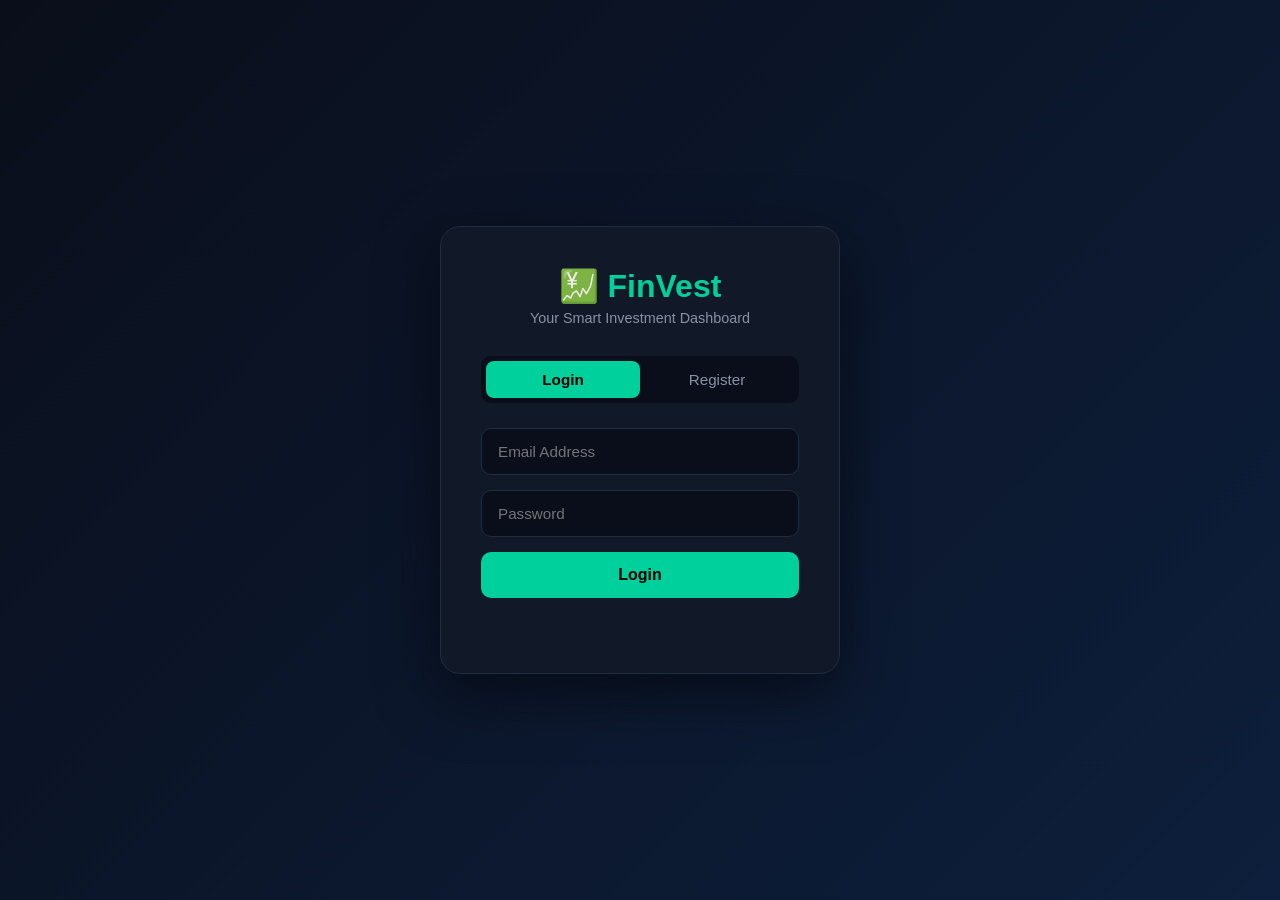
<file: frontend/index.html>
<!DOCTYPE html>
<html lang="en">
<head>
    <meta charset="UTF-8">
    <meta name="viewport" content="width=device-width, initial-scale=1.0">
    <title>FinVest - Finance Dashboard</title>
    <link rel="stylesheet" href="css/style.css">
</head>
<body class="auth-body">

    <div class="auth-container">
        <!-- Logo -->
        <div class="auth-logo">
            <h1>💹 FinVest</h1>
            <p>Your Smart Investment Dashboard</p>
        </div>

        <!-- Tabs -->
        <div class="auth-tabs">
            <button class="tab-btn active" onclick="showTab('login')">Login</button>
            <button class="tab-btn" onclick="showTab('register')">Register</button>
        </div>

        <!-- Login Form -->
        <div id="login-tab" class="auth-form">
            <input type="email" id="login-email" placeholder="Email Address" />
            <input type="password" id="login-password" placeholder="Password" />
            <button class="btn-primary" onclick="login()">Login</button>
            <p id="login-msg" class="auth-msg"></p>
        </div>

        <!-- Register Form -->
        <div id="register-tab" class="auth-form" style="display:none;">
            <input type="text" id="reg-username" placeholder="Full Name" />
            <input type="email" id="reg-email" placeholder="Email Address" />
            <input type="password" id="reg-password" placeholder="Password" />
            <button class="btn-primary" onclick="register()">Create Account</button>
            <p id="reg-msg" class="auth-msg"></p>
        </div>
    </div>

    <script>
        function showTab(tab) {
            document.getElementById('login-tab').style.display = tab === 'login' ? 'flex' : 'none';
            document.getElementById('register-tab').style.display = tab === 'register' ? 'flex' : 'none';
            document.querySelectorAll('.tab-btn').forEach(btn => btn.classList.remove('active'));
            event.target.classList.add('active');
        }

        async function login() {
            const email = document.getElementById('login-email').value;
            const password = document.getElementById('login-password').value;
            const msg = document.getElementById('login-msg');

            try {
                const res = await fetch('http://127.0.0.1:8001/login', {
                    method: 'POST',
                    headers: { 'Content-Type': 'application/json' },
                    body: JSON.stringify({ email, password })
                });
                const data = await res.json();
                if (data.success) {
                    localStorage.setItem('username', data.username);
                    window.location.href = 'pages/dashboard.html';
                } else {
                    msg.style.color = 'red';
                    msg.textContent = data.message;
                }
            } catch (err) {
                msg.style.color = 'red';
                msg.textContent = 'Server not running!';
            }
        }

        async function register() {
            const username = document.getElementById('reg-username').value;
            const email = document.getElementById('reg-email').value;
            const password = document.getElementById('reg-password').value;
            const msg = document.getElementById('reg-msg');

            try {
                const res = await fetch('http://127.0.0.1:8001/register', {
                    method: 'POST',
                    headers: { 'Content-Type': 'application/json' },
                    body: JSON.stringify({ username, email, password })
                });
                const data = await res.json();
                if (data.success) {
                    msg.style.color = 'green';
                    msg.textContent = 'Registered! Please login now.';
                } else {
                    msg.style.color = 'red';
                    msg.textContent = data.message;
                }
            } catch (err) {
                msg.style.color = 'red';
                msg.textContent = 'Server not running!';
            }
        }
    </script>
</body>
</html>
</file>
<file: frontend/css/style.css>
/* ===== GLOBAL ===== */
* {
    margin: 0;
    padding: 0;
    box-sizing: border-box;
    font-family: 'Segoe UI', sans-serif;
}

:root {
    --primary: #00d09c;
    --primary-dark: #00a87e;
    --bg-dark: #0a0e1a;
    --bg-card: #111827;
    --bg-card2: #1a2235;
    --text-primary: #ffffff;
    --text-secondary: #8892a4;
    --red: #ff4d4d;
    --green: #00d09c;
    --border: #1e2d40;
}

body {
    background: var(--bg-dark);
    color: var(--text-primary);
    min-height: 100vh;
}

/* ===== AUTH PAGE ===== */
.auth-body {
    display: flex;
    justify-content: center;
    align-items: center;
    min-height: 100vh;
    background: linear-gradient(135deg, #0a0e1a 0%, #0d1f3c 100%);
}

.auth-container {
    background: var(--bg-card);
    border: 1px solid var(--border);
    border-radius: 20px;
    padding: 40px;
    width: 400px;
    box-shadow: 0 20px 60px rgba(0,0,0,0.5);
}

.auth-logo {
    text-align: center;
    margin-bottom: 30px;
}

.auth-logo h1 {
    font-size: 2rem;
    color: var(--primary);
}

.auth-logo p {
    color: var(--text-secondary);
    font-size: 0.9rem;
    margin-top: 5px;
}

.auth-tabs {
    display: flex;
    margin-bottom: 25px;
    background: var(--bg-dark);
    border-radius: 10px;
    padding: 5px;
}

.tab-btn {
    flex: 1;
    padding: 10px;
    border: none;
    background: transparent;
    color: var(--text-secondary);
    border-radius: 8px;
    cursor: pointer;
    font-size: 0.95rem;
    transition: all 0.3s;
}

.tab-btn.active {
    background: var(--primary);
    color: #000;
    font-weight: 600;
}

.auth-form {
    display: flex;
    flex-direction: column;
    gap: 15px;
}

.auth-form input {
    padding: 14px 16px;
    background: var(--bg-dark);
    border: 1px solid var(--border);
    border-radius: 10px;
    color: var(--text-primary);
    font-size: 0.95rem;
    outline: none;
    transition: border 0.3s;
}

.auth-form input:focus {
    border-color: var(--primary);
}

.btn-primary {
    padding: 14px;
    background: var(--primary);
    color: #000;
    border: none;
    border-radius: 10px;
    font-size: 1rem;
    font-weight: 600;
    cursor: pointer;
    transition: background 0.3s;
}

.btn-primary:hover {
    background: var(--primary-dark);
}

.auth-msg {
    text-align: center;
    font-size: 0.9rem;
    min-height: 20px;
}

/* ===== NAVBAR ===== */
.navbar {
    display: flex;
    justify-content: space-between;
    align-items: center;
    padding: 15px 30px;
    background: var(--bg-card);
    border-bottom: 1px solid var(--border);
    position: sticky;
    top: 0;
    z-index: 100;
}

.navbar-logo {
    font-size: 1.5rem;
    font-weight: 700;
    color: var(--primary);
}

.navbar-links {
    display: flex;
    gap: 10px;
}

.navbar-links a {
    padding: 8px 18px;
    color: var(--text-secondary);
    text-decoration: none;
    border-radius: 8px;
    transition: all 0.3s;
    font-size: 0.9rem;
}

.navbar-links a:hover, .navbar-links a.active {
    background: var(--bg-card2);
    color: var(--primary);
}

.navbar-right {
    display: flex;
    align-items: center;
    gap: 15px;
}

.notif-btn {
    background: var(--bg-card2);
    border: 1px solid var(--border);
    color: var(--text-primary);
    padding: 8px 12px;
    border-radius: 8px;
    cursor: pointer;
    font-size: 1rem;
    position: relative;
}

.notif-badge {
    position: absolute;
    top: -5px;
    right: -5px;
    background: var(--red);
    color: white;
    border-radius: 50%;
    width: 18px;
    height: 18px;
    font-size: 0.7rem;
    display: flex;
    align-items: center;
    justify-content: center;
}

.user-info {
    color: var(--text-secondary);
    font-size: 0.9rem;
}

.logout-btn {
    padding: 8px 16px;
    background: transparent;
    border: 1px solid var(--red);
    color: var(--red);
    border-radius: 8px;
    cursor: pointer;
    font-size: 0.85rem;
    transition: all 0.3s;
}

.logout-btn:hover {
    background: var(--red);
    color: white;
}

/* ===== MAIN LAYOUT ===== */
.main-content {
    padding: 30px;
    max-width: 1400px;
    margin: 0 auto;
}

.page-title {
    font-size: 1.5rem;
    font-weight: 700;
    margin-bottom: 25px;
    color: var(--text-primary);
}

/* ===== CARDS ===== */
.cards-grid {
    display: grid;
    grid-template-columns: repeat(auto-fit, minmax(220px, 1fr));
    gap: 20px;
    margin-bottom: 30px;
}

.card {
    background: var(--bg-card);
    border: 1px solid var(--border);
    border-radius: 15px;
    padding: 20px;
}

.card-label {
    color: var(--text-secondary);
    font-size: 0.85rem;
    margin-bottom: 8px;
}

.card-value {
    font-size: 1.6rem;
    font-weight: 700;
    color: var(--text-primary);
}

.card-change {
    font-size: 0.85rem;
    margin-top: 5px;
}

.positive { color: var(--green); }
.negative { color: var(--red); }

/* ===== TABLES ===== */
.table-container {
    background: var(--bg-card);
    border: 1px solid var(--border);
    border-radius: 15px;
    padding: 20px;
    margin-bottom: 25px;
    overflow-x: auto;
}

.table-container h2 {
    font-size: 1.1rem;
    margin-bottom: 15px;
    color: var(--text-primary);
}

table {
    width: 100%;
    border-collapse: collapse;
}

thead th {
    color: var(--text-secondary);
    font-size: 0.8rem;
    text-align: left;
    padding: 10px;
    border-bottom: 1px solid var(--border);
    text-transform: uppercase;
}

tbody td {
    padding: 12px 10px;
    font-size: 0.9rem;
    border-bottom: 1px solid var(--border);
}

tbody tr:last-child td {
    border-bottom: none;
}

tbody tr:hover {
    background: var(--bg-card2);
}

/* ===== NEWS CARDS ===== */
.news-grid {
    display: grid;
    grid-template-columns: repeat(auto-fit, minmax(300px, 1fr));
    gap: 20px;
}

.news-card {
    background: var(--bg-card);
    border: 1px solid var(--border);
    border-radius: 15px;
    padding: 20px;
    transition: transform 0.2s;
}

.news-card:hover {
    transform: translateY(-3px);
    border-color: var(--primary);
}

.news-category {
    display: inline-block;
    padding: 4px 10px;
    border-radius: 20px;
    font-size: 0.75rem;
    font-weight: 600;
    margin-bottom: 10px;
    background: var(--bg-card2);
    color: var(--primary);
}

.news-title {
    font-size: 1rem;
    font-weight: 600;
    margin-bottom: 8px;
    line-height: 1.4;
}

.news-summary {
    color: var(--text-secondary);
    font-size: 0.85rem;
    line-height: 1.5;
    margin-bottom: 12px;
}

.news-footer {
    display: flex;
    justify-content: space-between;
    align-items: center;
    font-size: 0.8rem;
    color: var(--text-secondary);
}

.news-sentiment {
    padding: 3px 10px;
    border-radius: 20px;
    font-size: 0.75rem;
    font-weight: 600;
}

.bullish {
    background: rgba(0, 208, 156, 0.15);
    color: var(--green);
}

.bearish {
    background: rgba(255, 77, 77, 0.15);
    color: var(--red);
}

/* ===== LOADING ===== */
.loading {
    text-align: center;
    color: var(--text-secondary);
    padding: 40px;
    font-size: 0.9rem;
}

/* ===== SECTION GRID ===== */
.section-grid {
    display: grid;
    grid-template-columns: 1fr 1fr;
    gap: 20px;
    margin-bottom: 25px;
}

@media (max-width: 768px) {
    .section-grid { grid-template-columns: 1fr; }
    .navbar-links { display: none; }
    .main-content { padding: 15px; }
}
</file>
